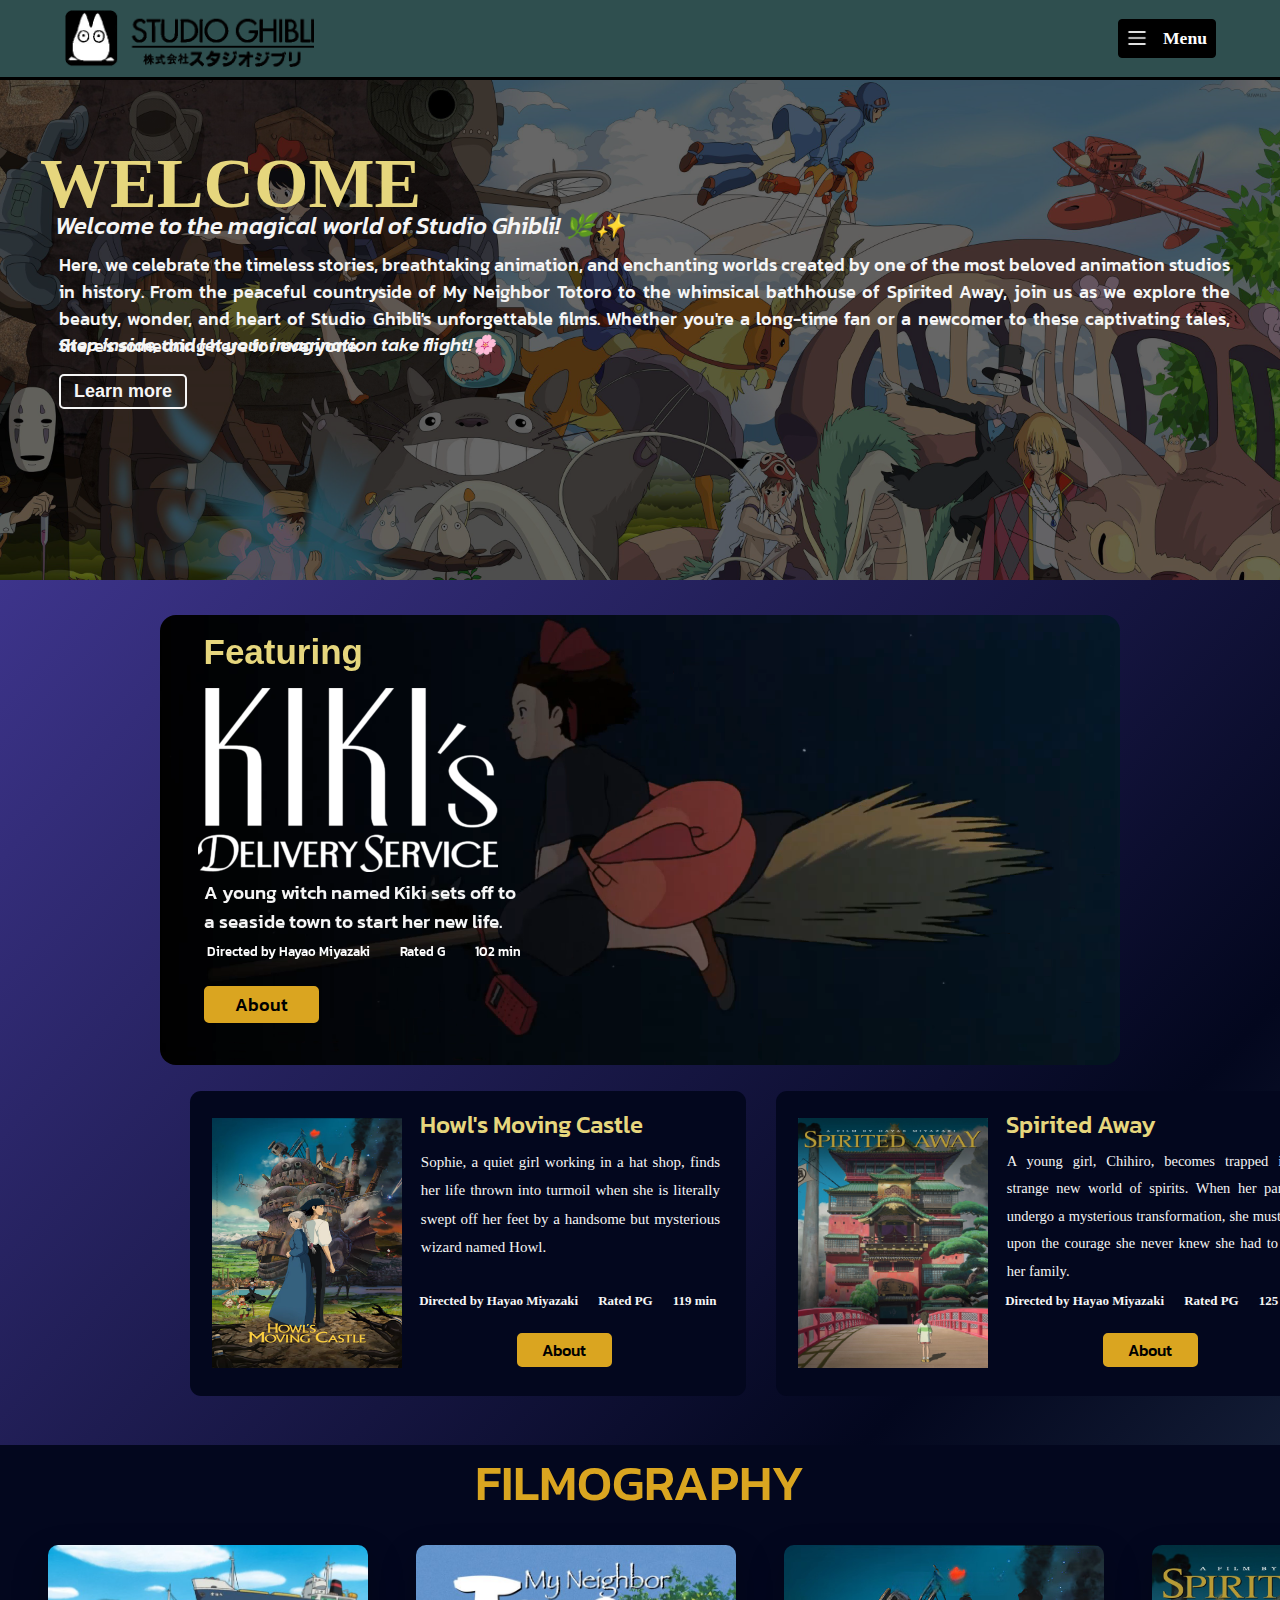
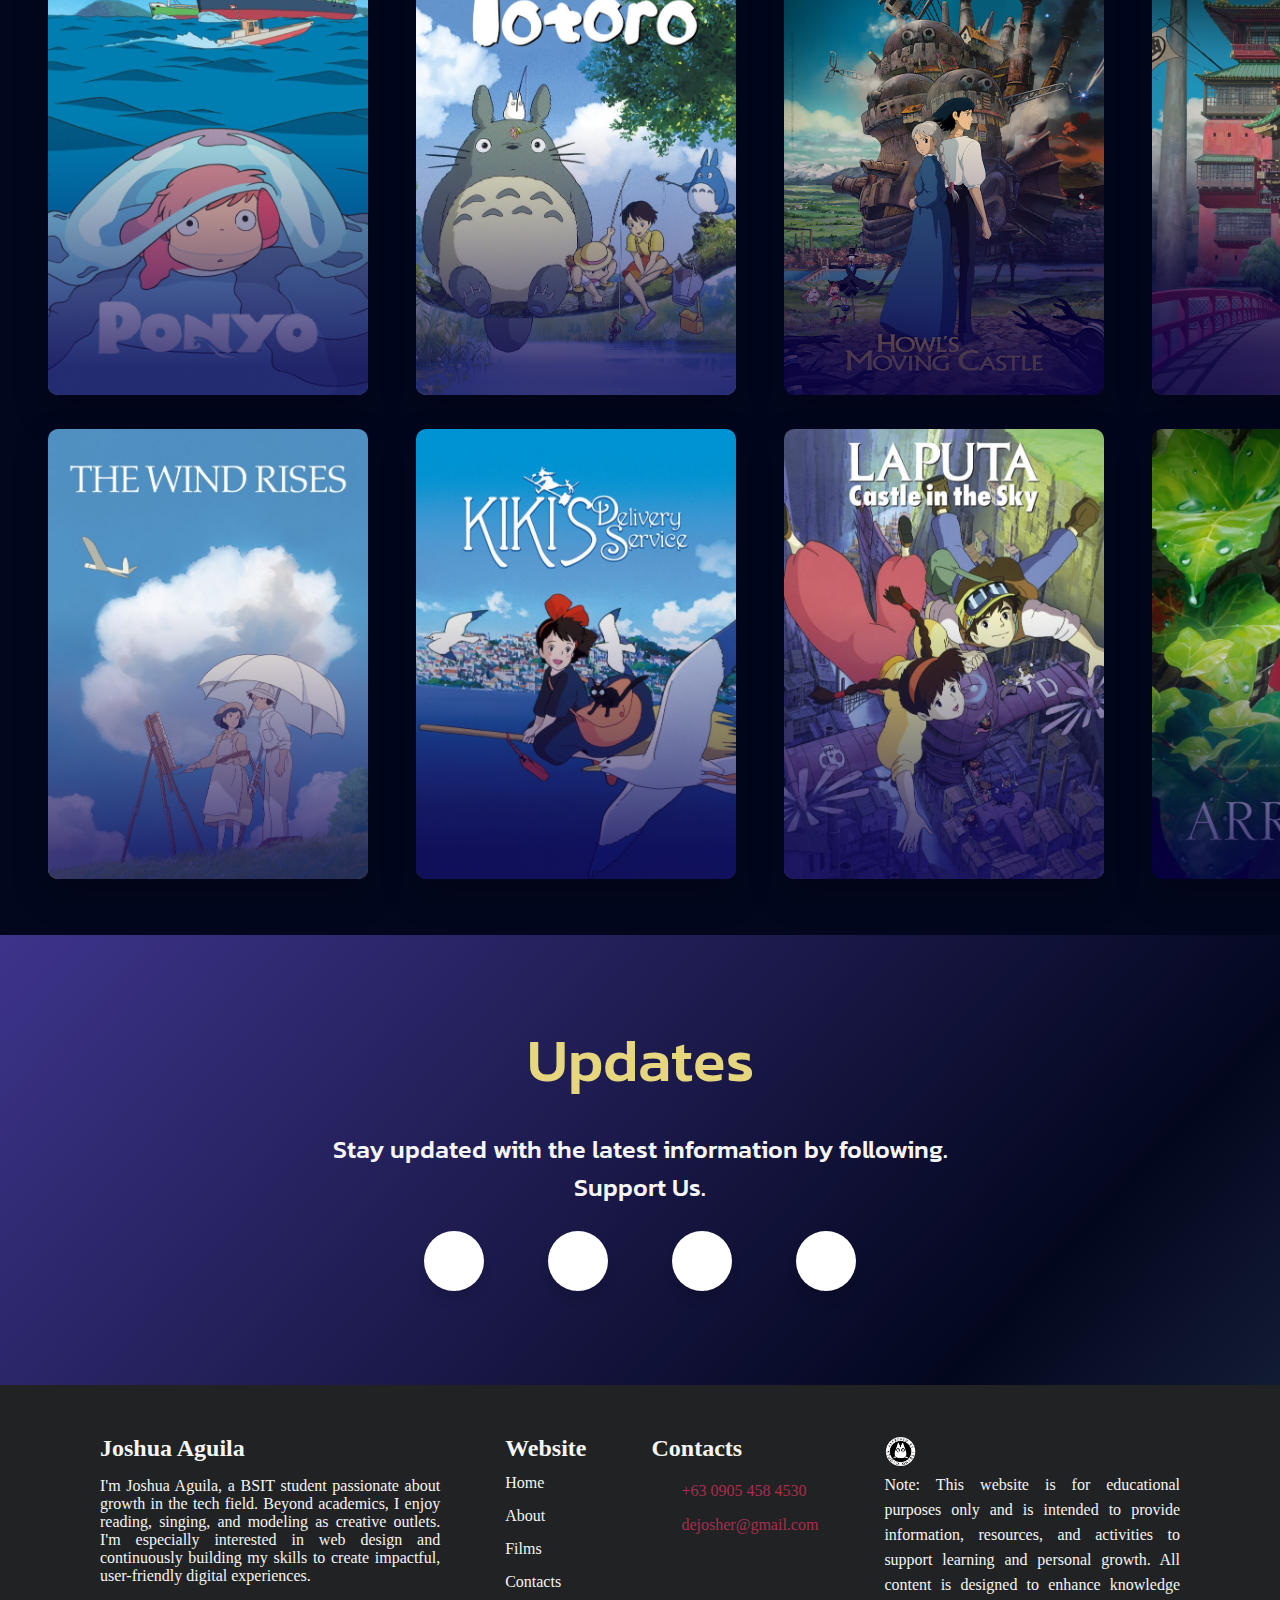
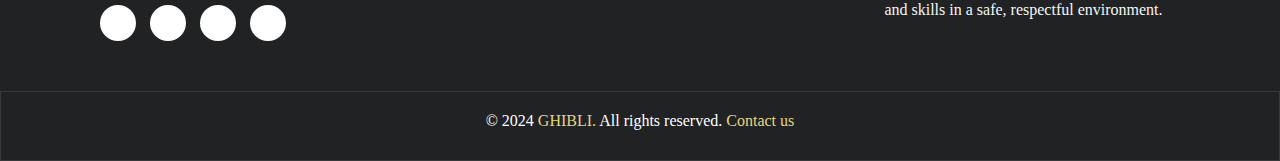
<file: index.html>
<!DOCTYPE html>
<html lang="en">
<!-- check this website out "https://tundesify.github.io/html--project/" -->
<head>
  <meta charset="UTF-8">
  <meta name="viewport" content="width=device-width, initial-scale=1.0">
  <title>Ghibli Studio</title>
  <link rel="stylesheet" href="style.css" type="text/css">
  <link rel="stylesheet" href="https://cdnjs.cloudflare.com/ajax/libs/font-awesome/6.6.0/css/all.min.css"
    integrity="sha512-Kc323vGBEqzTmouAECnVceyQqyqdsSiqLQISBL29aUW4U/M7pSPA/gEUZQqv1cwx4OnYxTxve5UMg5GT6L4JJg=="
    crossorigin="anonymous" referrerpolicy="no-referrer" />
  <link href="/IMG/favicon.ico" rel="icon" type="image/x-icon">
  <link rel="preconnect" href="https://fonts.googleapis.com">
  <link rel="preconnect" href="https://fonts.gstatic.com" crossorigin>
  <link
    href="https://fonts.googleapis.com/css2?family=Kanit:ital,wght@0,100;0,200;0,300;0,400;0,500;0,600;0,700;0,800;0,900;1,100;1,200;1,300;1,400;1,500;1,600;1,700;1,800;1,900&family=Playfair+Display&display=swap"
    rel="stylesheet">
  <link
    href="[data-uri]"
    rel="icon" type="image/x-icon">
  <style>
    .titlebar {
      width: 100%;
      height: 100%;
      background-color: darkslategrey;
      padding: 10px 5%;
      display: flex;
      justify-content: space-between;
      align-items: center;
      position: sticky;
      top: 0;
      left: 0;
      right: 0;
      z-index: 99;
      border-bottom: solid black 3px;
      flex-wrap: wrap;
    }

    .logo {
      align-items: center;
      width: 250px;
      height: 55px;
      max-width: 100%;
      height: auto;
    }

    .nav-button {
      color: white;
      display: flex;
      align-items: center;
      gap: 1rem;
      padding: 0.5rem;
      background-color: black;
      border-radius: 0.25rem;
      border: 0.1rem solid black;
      font-weight: 600;
      cursor: pointer;
      position: relative;
      transition: 0.5s;
    }

    .nav-button img {
      width: 20px;
    }

    .nav-button span {
      font-size: 1.1rem;
    }

    .nav-button:hover {
      background-color: cadetblue;
      border: solid cadetblue;
    }

    /* Dropdown Menu */

    .menu {
      display: none;
      position: absolute;
      top: 110%;
      left: 0;
      right: 0;
      background-color: black;
      padding: 10px 0;
      text-align: center;
      min-width: 100%;
      transition: 0.5s;
    }

    .menu a {
      color: white;
      padding: 10px 20px;
      text-decoration: none;
      display: block;
      transition: 0.5s;
    }

    .menu a:hover {
      background-color: darkgray;
    }

    /* Show dropdown menu when hovering over nav-button */
    .nav-button:hover .menu {
      display: block;
    }

   /* hero-section */

    .hero {
      width: 100%;
      height: 500px;
      position: relative;
      overflow: hidden;
    }

    #welcome {
      filter: brightness(40%);
      background-position: center;
      background-attachment: fixed;
      width: 100%;
      height: auto;
      object-fit: contain;
      position: absolute;
      flex-wrap: wrap;
    }

    .hero h1 {
      flex-wrap: wrap;
      position: absolute;
      color: #e6d67d;
      margin-top: 5%;
      left: 40px;
      font-size: 70px;
    }

    .hero h2 {
      position: absolute;
      color: whitesmoke;
      margin-top: 10%;
      left: 55px;
    }

    .hero p {
      position: absolute;
      color: whitesmoke;
      margin-top: 13.4%;
      left: 59px;
      text-align: justify;
      margin-right: 50px;
    }

    .hero h3 {
      position: absolute;
      color: whitesmoke;
      margin-top: 19.5%;
      left: 59px;
      text-align: justify;
      margin-right: 50px;
    }

    .hero button {
      padding: 5px;
      border: solid 2px whitesmoke;
      border-radius: 5px;
      background: none;
      position: absolute;
      color: whitesmoke;
      margin-top: 23%;
      left: 59px;
      text-align: center;
      margin-right: 50px;
      font-size: large;
      font-weight: 600;
      width: 10%;
      cursor: pointer;
      transition: 0.5s;
    }

    .hero button:hover {
      padding: 5px;
      border: solid 2px white;
      border-radius: 5px;
      background: none;
      background-color: whitesmoke;
      position: absolute;
      color: #343a40;
      margin-top: 23%;
      left: 59px;
      text-align: center;
      margin-right: 50px;
      font-size: large;
      cursor: pointer;
    }

  /* feature */

    .feature {
      width: 100%;
      height: 865px;
      position: relative;
      overflow: hidden;
    }

    #video-background {
      position: absolute;
      inset: 0;
      z-index: 0;
    }

    #video {
      position: relative;
      margin-left: 12.5%;
      margin-top: 35px;
      display: block;
      width: 75%;
      height: 450px;
      border-radius: 1rem;
      object-fit: cover;
    }

    .feature-title {
      position: absolute;
      top: 6%;
      left: 15.9%;
      color: #e6d67d;
      font-size: 35px;
      font-weight: 800;
      font-family: Arial, sans-serif;
    }

    .kiki-feature {
      position: absolute;
      top: 12.5%;
      left: 15.5%;
    }

    #kiki-ft {
      position: absolute;
      top: 34.5%;
      left: 15.9%;
      color: whitesmoke;
      font-size: larger;
    }

    #kiki-list {
      position: absolute;
      top: 41.9%;
      left: 15%;
      color: white;
      display: flex;
      font-size: small;

    }

    #kiki-list li {
      list-style: none;
      margin: 0 15px;
    }

    #kiki-but {
      align-items: center;
      position: absolute;
      border: goldenrod solid 3px;
      border-radius: 5px;
      background-color: goldenrod;
      color: black;
      padding: 2px 5px;
      font-size: large;
      text-align: center;
      width: 9%;
      top: 46.9%;
      left: 15.9%;
      cursor: pointer;
      transition: 0.5s;
    }

    #kiki-but:hover {
      align-items: center;
      position: absolute;
      border: #343a40 solid 3px;
      border-radius: 5px;
      background-color: #343a40;
      color: whitesmoke;
      padding: 2px 5px;
      font-size: large;
      text-align: center;
      width: 9%;
      top: 46.9%;
      left: 15.9%;
      cursor: pointer;
    }

    .category {
      display: inline-flex;
      justify-content: space-between;
      margin-top: 2%;
    }

    .card1 {
      background-color: #03071e;
      display: flex;
      justify-content: space-between;
      width: 556px;
      height: 305px;
      border-radius: 0.7rem;
      position: relative;
      margin-left: 16.6%;
    }

    .card2 {
      background-color: #03071e;
      display: flex;
      justify-content: space-between;
      width: 556px;
      height: 305px;
      border-radius: 0.7rem;
      position: relative;
      margin-left: 30px;
    }

    .ft2,
    .ft3 {
      border-radius: 5px;
      width: 250px;
      height: 345px;
      margin: 0 250px;
    }

    #ft2 {
      float: left;
      left: 4%;
      margin-top: 5%;
      position: absolute;
      width: 190px;
      height: 250px;
      align-items: center;
    }

    #ft3 {
      float: left;
      left: 4%;
      margin-top: 5%;
      position: absolute;
      width: 190px;
      height: 250px;
      align-items: center;
    }

    #ft2h {
      position: absolute;
      color: #e6d67d;
      top: 5.5%;
      left: 41.5%;
      font-size: x-large;
    }

    #ft2p {
      position: absolute;
      color: whitesmoke;
      top: 15.5%;
      left: 38%;
      text-align: justify;
      font-size: 15px;
      padding: 10px 20px;
      width: 61%;
      height: 25px;
      line-height: 190%;
      font-family: 'Trebuchet MS';
    }

    #howl-list {
      position: absolute;
      color: whitesmoke;
      list-style: none;
      display: inline-flex;
      top: 66.5%;
      left: 39.5%;
      font-family: 'Trebuchet MS';
      font-size: 13px;
      font-weight: 700;
    }

    #howl-list li {
      list-style: none;
      margin: 0 10px;
    }

    #howl-but {
      position: absolute;
      left: 58.9%;
      top: 79.5%;
      border: goldenrod solid 3px;
      border-radius: 5px;
      background-color: goldenrod;
      color: black;
      padding: 2px 5px;
      font-size: medium;
      text-align: center;
      width: 17%;
      align-items: center;
      cursor: pointer;
      transition: 0.5s;
    }

    #howl-but:hover {
      position: absolute;
      left: 58.9%;
      top: 79.5%;
      border: #343a40 solid 3px;
      border-radius: 5px;
      background-color: #343a40;
      color: whitesmoke;
      padding: 2px 5px;
      font-size: medium;
      text-align: center;
      width: 17%;
      align-items: center;
      cursor: pointer;
    }

    #ft3h {
      position: absolute;
      color: #e6d67d;
      top: 5.5%;
      left: 41.5%;
      font-size: x-large;
    }

    #ft3p {
      position: absolute;
      color: whitesmoke;
      top: 15.5%;
      left: 38%;
      text-align: justify;
      font-size: 14.5px;
      padding: 10px 20px;
      width: 61%;
      height: 25px;
      line-height: 190%;
      font-family: 'Trebuchet MS';
    }

    #spirit-list {
      position: absolute;
      color: whitesmoke;
      list-style: none;
      display: inline-flex;
      top: 66.5%;
      left: 39.5%;
      font-family: 'Trebuchet MS';
      font-size: 13px;
      font-weight: 700;
    }

    #spirit-list li {
      list-style: none;
      margin: 0 10px;
    }

    #spirit-but {
      position: absolute;
      left: 58.9%;
      top: 79.5%;
      border: goldenrod solid 3px;
      border-radius: 5px;
      background-color: goldenrod;
      color: black;
      padding: 2px 5px;
      font-size: medium;
      text-align: center;
      width: 17%;
      align-items: center;
      cursor: pointer;
      transition: 0.5s;
    }

    #spirit-but:hover {
      position: absolute;
      left: 58.9%;
      top: 79.5%;
      border: #343a40 solid 3px;
      border-radius: 5px;
      background-color: #343a40;
      color: whitesmoke;
      padding: 2px 5px;
      font-size: medium;
      text-align: center;
      width: 17%;
      align-items: center;
      cursor: pointer;
    }

/* Filmography */

    #film-section {
      width: 100%;
      height: 1090px;
      position: relative;
      overflow: hidden;
      background-color: #03071e;
    }

    #filmography-title {
      margin-bottom: 25px;
      color: goldenrod;
      font-size: 50px;
      text-align: center;
      justify-content: center;
    }

    .divider {
      display: inline-flex;
    }

    .divider2 {
      margin-top: 30px;
      display: inline-flex;
    }

    #cotainer {
      display: inline-flex;
      justify-content: center;
      min-height: 100vh;
    }

    .front {
      margin-left: 48px;
      position: relative;
      width: 320px;
      height: 450px;
      border-radius: 10px;
      overflow: hidden;
      box-shadow: 0 15px 35px rgba(0, 0, 0, 0.25);
    }

    .front .poster {
      position: relative;
      overflow: hidden;
      cursor: pointer;
    }

    .front .poster::before {
      content: '';
      position: absolute;
      bottom: -180px;
      width: 100%;
      height: 100%;
      background: linear-gradient(0deg, #080051c0 50%, transparent);
      transition: 0.5s;
      z-index: 1;
    }

    .front:hover .poster::before {
      bottom: 0px;
    }

    .front .poster img {
      width: 100%;
      transition: 0.5s;
    }

    .front:hover .poster img {
      transform: translateY(-25px);
      filter: blur(5px);
    }

    .front .details {
      position: absolute;
      width: 100%;
      bottom: -500px;
      left: 0;
      z-index: 2;
      padding: 20px;
      transition: 0.5s;
      cursor: pointer;
      display: flex;
      flex-direction: column;
      align-items: center;
      text-align: center;
    }


    .front .details h3 {
      font-size: 0.8em;
      color: #fff;
      margin: 0;
    }

    .front .details .rating {
      position: relative;
      padding: 5px 0;
    }

    .front .details .ratings .fa-star {
      color: goldenrod;
      font-size: 1em;
      margin-top: 5px;
    }

    .front .details .ratings span {
      color: whitesmoke;
    }

    .front .details .info {
      color: whitesmoke;
      margin-top: 6px;
      line-height: 150%;
      text-align: justify;
    }

    .filmb button {
      margin-top: 10px;
      border: goldenrod solid 3px;
      border-radius: 5px;
      background-color: goldenrod;
      color: black;
      transition: 0.5s;
      margin-right: 1.5%;
      font-size: medium;
      width: 30%;
      text-align: center;
      cursor: pointer;
      justify-content: center;
    }

    .filmb:hover button {
      margin-top: 10px;
      border: #343a40 solid 3px;
      border-radius: 5px;
      background-color: #343a40;
      color: whitesmoke;
    }

    .front:hover .details {
      bottom: 40px
    }

    .front .details .flogo {
      max-width: 180px;
    }

    .flogo2 {
      max-width: 160px;
    }

    .front .details .flogo2 {
      max-width: 160px;
      margin-bottom: 4px;
    }

    #action {
      width: 100%;
      height: 450px;
      position: relative;
      display: flex;
      justify-content: center;
      overflow: hidden;
    }

    .box {
      display: flex;
      justify-content: center;
      width: 100%;
      margin-top: 80px;
      overflow: hidden;
    }

    .textbox {
      display: flex;
      flex-direction: column;
      align-items: center;
      gap: 25px;
    }

    .textbox h2 {
      text-align: center;
      color: #e6d67d;
      font-size: 60px;
    }

    .textbox p {
      color: whitesmoke;
      text-align: center;
      font-size: 25px;
    }

    .wrapper .socmed:hover{
      width: 200px;
    }

    .wrapper .socmed{
      display: inline-block;
      height: 60px;
      width: 60px;
      margin: 0px 30px;
      overflow: hidden;
      background: #fff;
      border-radius: 50px;
      cursor: pointer;
      box-shadow: 0px 10px 10px rgba(0, 0, 0, 0.1);
      transition: all 0.5s ease-out;
      align-content: center;
      align-items: center;
      justify-content: center;
    }

    .wrapper .socmed .icon{
      text-align: center;
      display: inline-block;
      height: 60px;
      width: 60px;
      border-radius: 50px;
      box-sizing: border-box;
      line-height: 60px;
      transition: all 0.5s ease-out;
    }

    .wrapper .socmed:nth-child(1):hover .icon{
      background: #4267b2;
    }

    .wrapper .socmed:nth-child(2):hover .icon{
      background: #1da1f2;
    }

    .wrapper .socmed:nth-child(3):hover .icon{
      background: #e13062;
    }

    .wrapper .socmed:nth-child(4):hover .icon{
      background: #ff0000;
    }

    .wrapper .socmed .icon i{
      font-size: 25px;
      line-height: 60px;
      transition: all 0.5s ease-out;
    }

    .wrapper .socmed:hover .icon i{
      color: #fff;
    }

    .wrapper .socmed span{
      font-size: 20px;
      font-weight: 500;
      margin-left: 23px; 
      align-content: center;
      align-items: center;
      justify-content: center;
      display: inline-flex; 
    }

    .wrapper .socmed:nth-child(1):hover span{
      color: #4267b2;
    }

    .wrapper .socmed:nth-child(2):hover span{
      color: #1da1f2;
    }

    .wrapper .socmed:nth-child(3):hover span{
      color: #e13062;
    }

    .wrapper .socmed:nth-child(4):hover span{
      color: #ff0000;
    }

    .wrapper .socmed .icon i{
      font-size: 25px;
      line-height: 60px;
      transition: all 0.5s ease-out;
    }

    .wrapper .socmed:hover .icon i{
      color: #fff;
    }

  /* Contacts-section */

    footer{
      position: relative;
      width: 100%;
      height: auto;
      padding: 50px 100px;
      background: #202223;
    }

    footer .container{
      width: 100%;
      display: inline-flex;
      gap: 65px;
    }

    footer .container .profile h2{
      position: relative;
      color: whitesmoke;
      font-weight: 600;
      margin-bottom: 15px;
    }

    footer .container .profile p{
      color: whitesmoke;
      text-align: justify;
    }

    footer .container .sci{
      margin-top: 20px;
      display: grid;
      grid-template-columns: repeat(4,50px);
    }

    footer .container .sci li{
      list-style: none;
    }

    footer .container .sci li a{
      display: inline-block;
      width: 36px;
      height: 36px;
      background: #fff;
      display: grid;
      align-content: center;
      justify-content: center;
      text-decoration: none;
      cursor: pointer;
      border-radius: 50%;
      transition: 0.5s;
    }

    footer .container .sci li a i{
      color: #03071e;
      font-size: 20px;
    }


    footer .container .sci li a:hover{
      background: #e13062;
    }

    footer .container .links{
      position: relative;
    }

    footer .container .links h2{
      color: whitesmoke;
      margin-bottom: 12px;
    }

    footer .container .links ul li{
      list-style: none;
    }

    footer .container .links ul li a{
      color: whitesmoke;
      text-decoration: none;
      margin-bottom: 15px;
      display: inline-block;
      transition: 0.5s;
    }

    footer .container .links ul li a:hover{
      color: #e13062;
    }

    footer .container .contacts h2{
      color: whitesmoke;
      margin-bottom: 20px;
    }

    footer .container .contacts .number{
      position: relative;
    }

    footer .container .contacts .number li{
      display: grid;
      grid-template-columns: 30px 1fr;
      margin-bottom: 16px;
      list-style: none;
    }

    footer .container .contacts .number li span{
      color: whitesmoke;
      font-size: 20px;
    }

    footer .container .contacts .number li p{
      color: #a72f51;
    }

    footer .container .notice{
      position: relative;
    }

    footer .container .notice img{
      width: 35px;
      margin-top: 0px;
    }
    
    footer .container .notice p{
      color: whitesmoke;
      text-align: justify;
      margin-left: 1px;
      line-height: 25px;
    }

    .copyright{
      width: 100%;
      background: #202223;
      padding: 20px 100px 30px;
      text-align: center;
      color: white;
      border: 1px solid rgba(255, 255, 255, 0.1);
    }

    .copyright a{
      color: #e6d67d;
      font-size: medium;
      cursor: pointer;
      text-decoration: none;
      transition: 0.5s;
    }

    .copyright a:hover{
      color: #e13062;
    }  

    .gradient-background {
      background: linear-gradient(133deg, #3d348b, #03071e, #415a77, #0077b6);
      background-size: 240% 240%;
      animation: gradient-animation 40s ease infinite;
    }

    @keyframes gradient-animation {
      0% {
        background-position: 0% 50%;
      }

      50% {
        background-position: 100% 50%;
      }

      100% {
        background-position: 0% 50%;
      }
    }

    .kanit-medium-italic {
      text-align: center;
      font-family: "Kanit", sans-serif;
      font-weight: 500;
      font-style: italic;
    }

    .kanit-medium {
      font-size: large;
      text-align: justify;
      font-family: "Kanit", sans-serif;
      font-weight: 500;
      font-style: normal;
    }
  </style>
</head>

<body>
  <div class="titlebar">
    <img src="IMG/Logo-Ghibli-Studio.png" alt="logo" class="logo" draggable="false">
    <div class="nav-button">
      <img src="IMG/Menu.png" alt="Menu-icon">
      <span>Menu</span>
      <div class="menu">
        <a href="index.html">Home</a>
        <a href="about.html">About</a>
        <a href="#film-section">Films</a>
        <a href="contact.html">Contacts</a>
      </div>
    </div>
  </div>
  <div class="hero">
    <img src="IMG/Welcome-page.jpg" alt="welcome" id="welcome">
    <h1>WELCOME</h1>
    <h2 class="kanit-medium-italic">
      Welcome to the magical world of Studio Ghibli! 🌿✨
    </h2>
    <p class="kanit-medium">
      Here, we celebrate the timeless stories, breathtaking animation, and enchanting worlds created by one of the most
      beloved animation studios in history. From the peaceful countryside of My Neighbor Totoro to the whimsical
      bathhouse of Spirited Away, join us as we explore the beauty, wonder, and heart of Studio Ghibli's unforgettable
      films. Whether you're a long-time fan or a newcomer to these captivating tales, there's something here for
      everyone.
    </p>
    <h3 class="kanit-medium-italic">
      Step inside, and let your imagination take flight!🌸
    </h3>
    <button onclick="document.location='about.html'">Learn more</button>
  </div>
  <div class="feature">
    <div id="video-background" class="gradient-background">
      <video id="video" autoplay loop muted>
        <source src="IMG/kiki.mp4" type="video/mp4">
      </video>
      <h2 class="feature-title">Featuring</h2>
      <img src="IMG/kiki-feature.png" alt="logo" class="kiki-feature">
      <p class="kanit-medium" id="kiki-ft">
        A young witch named Kiki sets off to <br>
        a seaside town to start her new life.
      </p>
      <ul id="kiki-list" class="kanit-medium">
        <li>Directed by Hayao Miyazaki</li>
        <li>Rated G</li>
        <li>102 min</li>
      </ul>
      <button id="kiki-but" class="kanit-medium" onclick="document.location='kiki.html'">About</button>
      <div class="category">
        <div class="card1">
          <div class="ft2">
            <img src="IMG/howl-web.png" alt="how-ft" id="ft2">
            <h3 id="ft2h" class="kanit-medium">Howl's Moving Castle</h3>
            <p id="ft2p">
              Sophie, a quiet girl working in a hat shop, finds her life thrown into turmoil when she is literally swept
              off her feet by a handsome but mysterious wizard named Howl.
            </p>
            <ul id="howl-list">
              <li>Directed by Hayao Miyazaki</li>
              <li>Rated PG</li>
              <li>119 min</li>
            </ul>
            <button id="howl-but" class="kanit-medium" onclick="document.location='howl.html'">About</button>
          </div>
        </div>
        <div class="card2">
          <div class="ft3">
            <img src="IMG/Spirited-Away-Web.jpg" alt="spirited-away-ft" id="ft3">
            <h3 id="ft3h" class="kanit-medium">Spirited Away</h3>
            <p id="ft3p">
              A young girl, Chihiro, becomes trapped in a strange new world of spirits. When her parents undergo a
              mysterious transformation, she must call upon the courage she never knew she had to free her family.
            </p>
            <ul id="spirit-list">
              <li>Directed by Hayao Miyazaki</li>
              <li>Rated PG</li>
              <li>125 min</li>
            </ul>
            <button id="spirit-but" class="kanit-medium" onclick="document.location='spirit.html'">About</button>
          </div>
        </div>
      </div>
    </div>
  </div>

  <!-- film section -->

  <div id="film-section">
    <h1 id="filmography-title" class="kanit-medium">FILMOGRAPHY</h1>
    <div class="divider">
      <div id="container">
        <div class="front">
          <div class="poster">
            <img src="IMG/ponyo-web-page.jpg" alt="ponyo">
          </div>
          <div class="details">
            <img src="IMG/Ponyo_Logo.png" alt="ponyo" class="flogo">
            <h3 class="kanit-medium">Directed by Hayao Miyazaki</h3>
            <div class="ratings">
              <i class="fa-solid fa-star"></i>
              <i class="fa-solid fa-star"></i>
              <i class="fa-solid fa-star"></i>
              <i class="fa-solid fa-star"></i>
              <i class="fa-regular fa-star"></i>
              <span style="font-family: 'Trebuchet MS';">4/5</span>
              <div class="info">
                <p>
                  A five-year-old boy develops a relationship with Ponyo, a young goldfish princess who longs to become
                  a human after falling in love with him.
                </p>
              </div>
              <div class="filmb">
                <button class="kanit-medium" onclick="document.location='ponyo.html'">About</button>
              </div>
            </div>
          </div>
        </div>
      </div>

      <!-- My Neighbor Totoro -->

      <div id="container">
        <div class="front">
          <div class="poster">
            <img src="IMG/Totoro-Web.jpg" alt="Totoro">
          </div>
          <div class="details">
            <img src="IMG/totoro-logo.png" alt="Totoro" class="flogo2">
            <h3 class="kanit-medium">Directed by Hayao Miyazaki</h3>
            <div class="ratings">
              <i class="fa-solid fa-star"></i>
              <i class="fa-solid fa-star"></i>
              <i class="fa-solid fa-star"></i>
              <i class="fa-solid fa-star"></i>
              <i class="fa-regular fa-star"></i>
              <span style="font-family: 'Trebuchet MS';">4/5</span>
              <div class="info">
                <p>
                  When two girls move to the country to be near their ailing mother, they have adventures with the
                  wondrous forest spirits who live nearby.
                </p>
              </div>
              <div class="filmb">
                <button class="kanit-medium" onclick="document.location='totoro.html'">About</button>
              </div>
            </div>
          </div>
        </div>
      </div>

      <!-- Howl's Moving Castle -->

      <div id="container">
        <div class="front">
          <div class="poster">
            <img src="IMG/howl-web.png" alt="howl">
          </div>
          <div class="details">
            <img src="IMG/howl-logo.jpg" alt="howl" class="flogo">
            <h3 class="kanit-medium">Directed by Hayao Miyazaki</h3>
            <div class="ratings">
              <i class="fa-solid fa-star"></i>
              <i class="fa-solid fa-star"></i>
              <i class="fa-solid fa-star"></i>
              <i class="fa-solid fa-star"></i>
              <i class="fa-regular fa-star"></i>
              <span style="font-family: 'Trebuchet MS';">4/5</span>
              <div class="info">
                <p>
                  When an unconfident young woman is cursed with an old body by a spiteful witch, her only chance of
                  breaking the spell lies with a self-indulgent yet insecure young wizard and his companions in his
                  legged, walking castle.
                </p>
              </div>
              <div class="filmb">
                <button class="kanit-medium" onclick="document.location='howl.html'">About</button>
              </div>
            </div>
          </div>
        </div>
      </div>

      <!-- Spirited-Away -->

      <div id="container">
        <div class="front">
          <div class="poster">
            <img src="IMG/Spirited-Away-Web.jpg" alt="Spirited-Away">
          </div>
          <div class="details">
            <img src="IMG/Spirited-logo.png" alt="Spirited-Away" class="flogo">
            <h3 class="kanit-medium">Directed by Hayao Miyazaki</h3>
            <div class="ratings">
              <i class="fa-solid fa-star"></i>
              <i class="fa-solid fa-star"></i>
              <i class="fa-solid fa-star"></i>
              <i class="fa-solid fa-star"></i>
              <i class="fa-regular fa-star"></i>
              <span style="font-family: 'Trebuchet MS';">4/5</span>
              <div class="info">
                <p>
                  During her family's move to the suburbs, a sullen 10-year-old girl wanders into a world ruled by gods,
                  witches and spirits, and where humans are changed into beasts.
                </p>
              </div>
              <div class="filmb">
                <button class="kanit-medium" onclick="document.location='spirit.html'">About</button>
              </div>
            </div>
          </div>
        </div>
      </div>
    </div>

    <!-- column2 -->
    <!-- wind rises -->

    <div class="divider2">
      <div id="container">
        <div class="front">
          <div class="poster">
            <img src="IMG/wind-web.jpg" alt="wind-rises">
          </div>
          <div class="details">
            <img src="IMG/wind-logo.png" alt="wind-rises" class="flogo">
            <h3 class="kanit-medium">Directed by Hayao Miyazaki</h3>
            <div class="ratings">
              <i class="fa-solid fa-star"></i>
              <i class="fa-solid fa-star"></i>
              <i class="fa-solid fa-star"></i>
              <i class="fa-solid fa-star"></i>
              <i class="fa-regular fa-star"></i>
              <span style="font-family: 'Trebuchet MS';">4/5</span>
              <div class="info">
                <p>
                  Jiro Horikoshi studies assiduously to fulfill his aim of becoming an aeronautical engineer. As WWII
                  begins, fighter aircraft designed by him end up getting used by the Japanese Empire against its foes.
                </p>
              </div>
              <div class="filmb">
                <button class="kanit-medium" onclick="document.location='wind.html'">About</button>
              </div>
            </div>
          </div>
        </div>
      </div>

      <!-- kiki -->

      <div id="container">
        <div class="front">
          <div class="poster">
            <img src="IMG/kiki-web.jpg" alt="kiki">
          </div>
          <div class="details">
            <img src="IMG/kiki-feature.png" alt="kiki" class="flogo2">
            <h3 class="kanit-medium">Directed by Hayao Miyazaki</h3>
            <div class="ratings">
              <i class="fa-solid fa-star"></i>
              <i class="fa-solid fa-star"></i>
              <i class="fa-solid fa-star"></i>
              <i class="fa-solid fa-star"></i>
              <i class="fa-regular fa-star"></i>
              <span style="font-family: 'Trebuchet MS';">4/5</span>
              <div class="info">
                <p>
                  Along with her black cat Jiji, Kiki settles in a seaside town and starts a high-flying delivery
                  service. Here begins her magical encounter with independence and responsibility, making lifelong
                  friends and finding her place in the world.
                </p>
              </div>
              <div class="filmb">
                <button class="kanit-medium" onclick="document.location='kiki.html'">About</button>
              </div>
            </div>
          </div>
        </div>
      </div>

      <!-- castle in the sky -->

      <div id="container">
        <div class="front">
          <div class="poster">
            <img src="IMG/Castle-in-Sky-web.jpg" alt="castle">
          </div>
          <div class="details">
            <img src="IMG/castle-logo.png" alt="Castle" class="flogo">
            <h3 class="kanit-medium">Directed by Hayao Miyazaki</h3>
            <div class="ratings">
              <i class="fa-solid fa-star"></i>
              <i class="fa-solid fa-star"></i>
              <i class="fa-solid fa-star"></i>
              <i class="fa-solid fa-star"></i>
              <i class="fa-regular fa-star"></i>
              <span style="font-family: 'Trebuchet MS';">4/5</span>
              <div class="info">
                <p>
                  Pazu's life changes when he meets Sheeta, a girl whom pirates are chasing for her crystal amulet,
                  which has the potential to locate Laputa, a legendary castle floating in the sky.
                </p>
              </div>
              <div class="filmb">
                <button class="kanit-medium" onclick="document.location='castle.html'">About</button>
              </div>
            </div>
          </div>
        </div>
      </div>

      <!-- The Secret World of Arrietty -->

      <div id="container">
        <div class="front">
          <div class="poster">
            <img src="IMG/arrietty-web.jpg" alt="Arrietty">
          </div>
          <div class="details">
            <img src="IMG/arrietty-logo.png" alt="Arrietty" class="flogo">
            <h3 class="kanit-medium">Directed by Hayao Miyazaki</h3>
            <div class="ratings">
              <i class="fa-solid fa-star"></i>
              <i class="fa-solid fa-star"></i>
              <i class="fa-solid fa-star"></i>
              <i class="fa-solid fa-star"></i>
              <i class="fa-regular fa-star"></i>
              <span style="font-family: 'Trebuchet MS';">4/5</span>
              <div class="info">
                <p>
                  The Clock family are four-inch-tall people who live anonymously in another family's residence,
                  borrowing simple items to make their home. Life changes for the Clocks when their teenage daughter
                  Arrietty is discovered.
                </p>
              </div>
              <div class="filmb">
                <button class="kanit-medium" onclick="document.location='arrietty.html'">About</button>
              </div>
            </div>
          </div>
        </div>
      </div>
    </div>
  </div>

  <!-- Media Section -->

  <div id="action" class="gradient-background">
    <div class="box">
      <div class="textbox">
        <h2 class="kanit-medium">Updates</h2>
        <p class="kanit-medium">
          Stay updated with the latest information by following. <br>
          Support Us.
        </p>
      <div class="wrapper">
        <div class="socmed" onclick="document.location='https://www.facebook.com/GhibliUSA'">
          <div class="icon"><i class="fab fa-facebook"></i></div>
          <span>Facebook</span>
        </div>
        <div class="socmed" onclick="document.location='https://x.com/GhibliUSA'">
          <div class="icon"><i class="fab fa-twitter"></i></div>
          <span>Twitter</span>
        </div>
        <div class="socmed" onclick="document.location='https://www.instagram.com/ghibliusa?utm_source=ig_web_button_share_sheet&igsh=ZDNlZDc0MzIxNw=='">
          <div class="icon"><i class="fab fa-instagram"></i></div>
          <span>Instagram</span>
        </div>
        <div class="socmed" onclick="document.location='https://www.youtube.com/@GKIDStv'">
          <div class="icon"><i class="fab fa-youtube"></i></div>
          <span>Youtube</span>
        </div>
      </div>
      </div>
    </div>
  </div>

<!-- contact section -->

<div class="footer">
  <footer id="contacts">
    <div class="container">
      <div class="profile">
        <h2>Joshua Aguila</h2>
          <p>
            I'm Joshua Aguila, a BSIT student passionate about growth in the tech field. Beyond academics, I enjoy reading, singing, and modeling as creative outlets. I'm especially interested in web design and continuously building my skills to create impactful, user-friendly digital experiences. 
          </p>
            <ul class="sci">
              <li><a href="contact.html"><i class="fa-solid fa-user"></i></a></li>
              <li><a href="https://www.facebook.com/theycallme.fj"><i class="fab fa-facebook"></i></a></li>
              <li><a href="https://x.com/theycallme_fj"><i class="fab fa-twitter"></i></a></li>
              <li><a href="https://www.instagram.com/theycallme_fj/"><i class="fab fa-instagram"></i></a></li>
              <!-- <li><a href="https://www.tiktok.com/@hectic_lang?is_from_webapp=1&sender_device=pc"><i class="fab fa-tiktok"></i></a></li> -->
            </ul>
      </div>
      <div class="links">
        <h2>Website</h2>
          <ul>
            <li><a href="index.html">Home</a></li>
            <li><a href="about.html">About</a></li>
            <li><a href="#film-section">Films</a></li>
            <li><a href="contact.html">Contacts</a></li>
          </ul>
      </div>
      <div class="contacts">
        <h2>Contacts</h2>
        <ul class="number">
          <li>
            <span><i class="fa-solid fa-phone"></i></span><p>+63 0905 458 4530</p>
          </li>
          <li>
            <span><i class="fa-solid fa-envelope"></i></span><p>dejosher@gmail.com</p>
          </li>
        </ul>
      </div>
      <div class="notice">
        <img src="IMG/Permission-logo.png">
          <p>
            Note: This website is for educational purposes only and is intended to provide information, resources, and activities to support learning and personal growth. All content is designed to enhance knowledge and skills in a safe, respectful environment.
          </p>
      </div>
    </div>
  </footer>
</div>
<div class="copyright">
  <p>
      &copy; 2024 <a href="index.html" class="link">GHIBLI.</a> All rights reserved. 
      <a href="contact.html"class="link">Contact us</a>
  </p>
</div>

</body>
</html>
</file>
<file: style.css>
*{
  margin: 0;
  padding: 0;
  box-sizing: border-box;
}
body{
  background-color: gainsboro;
}
</file>
